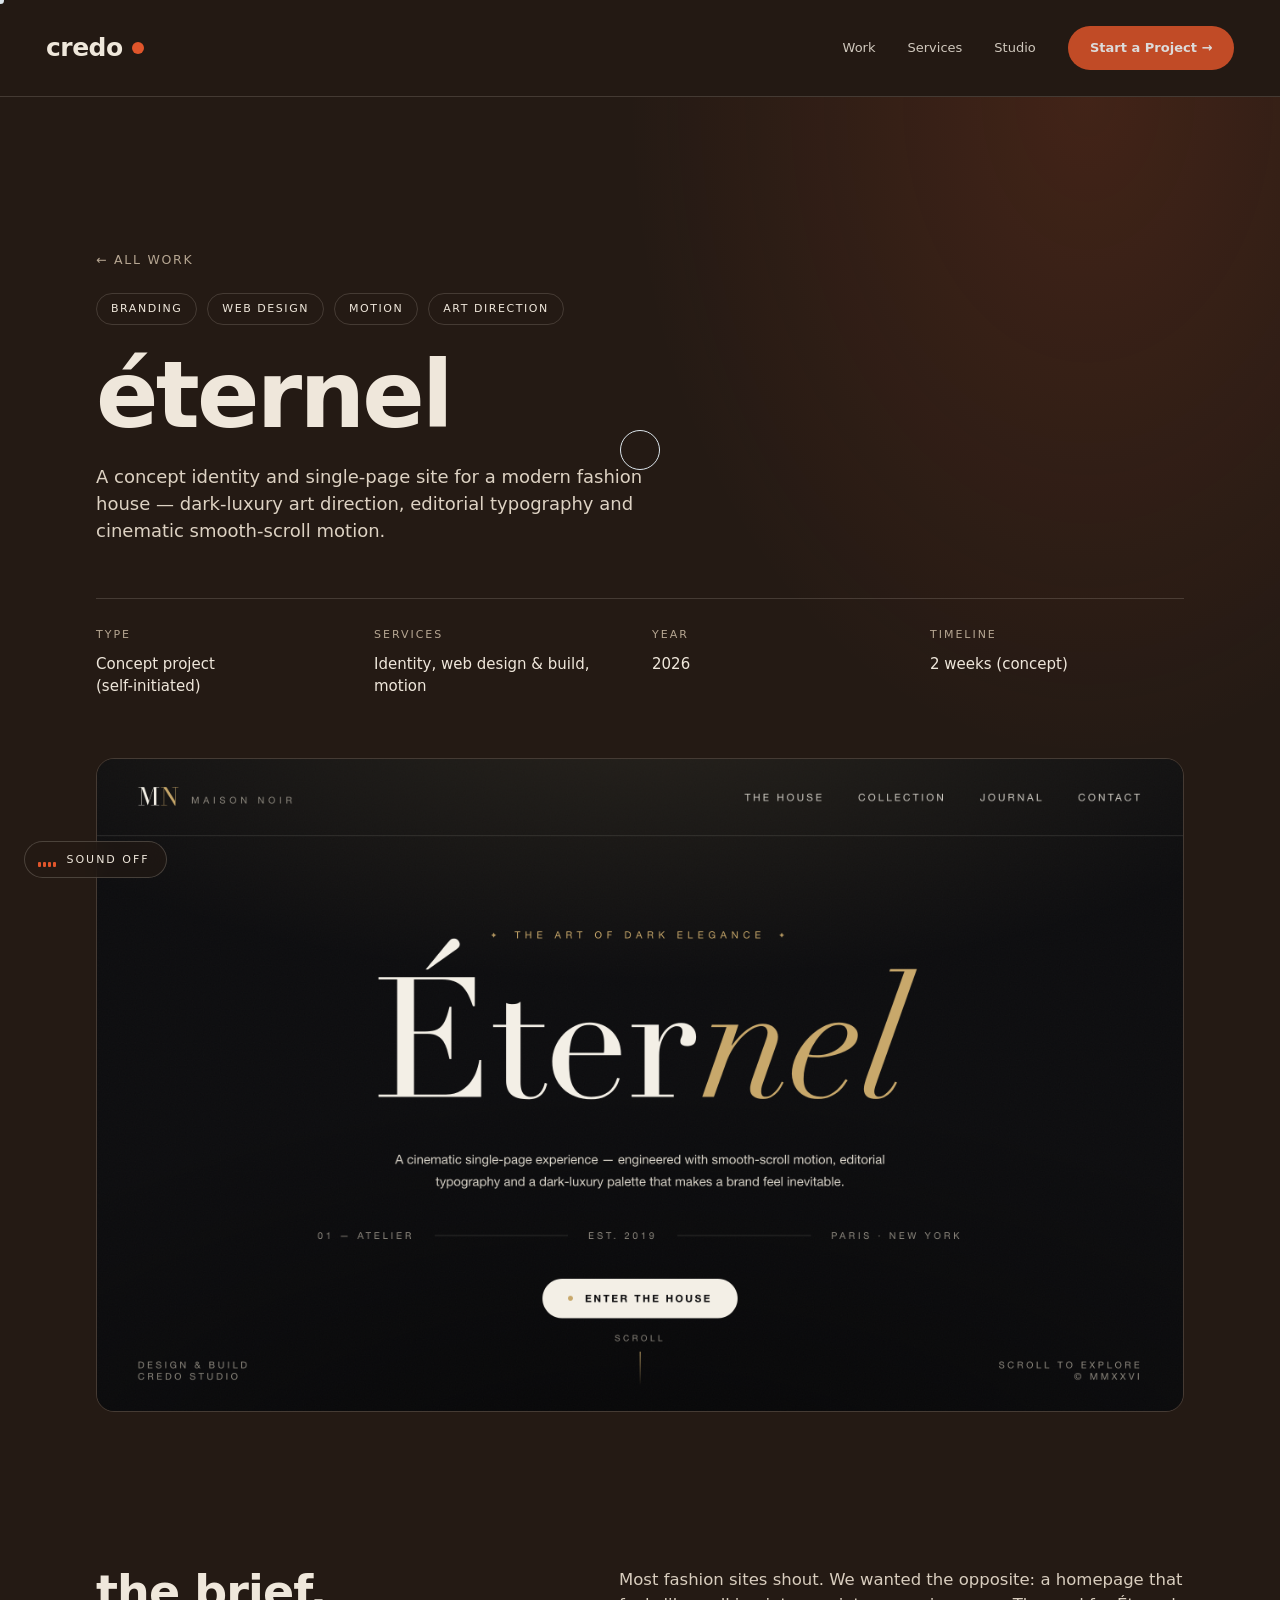
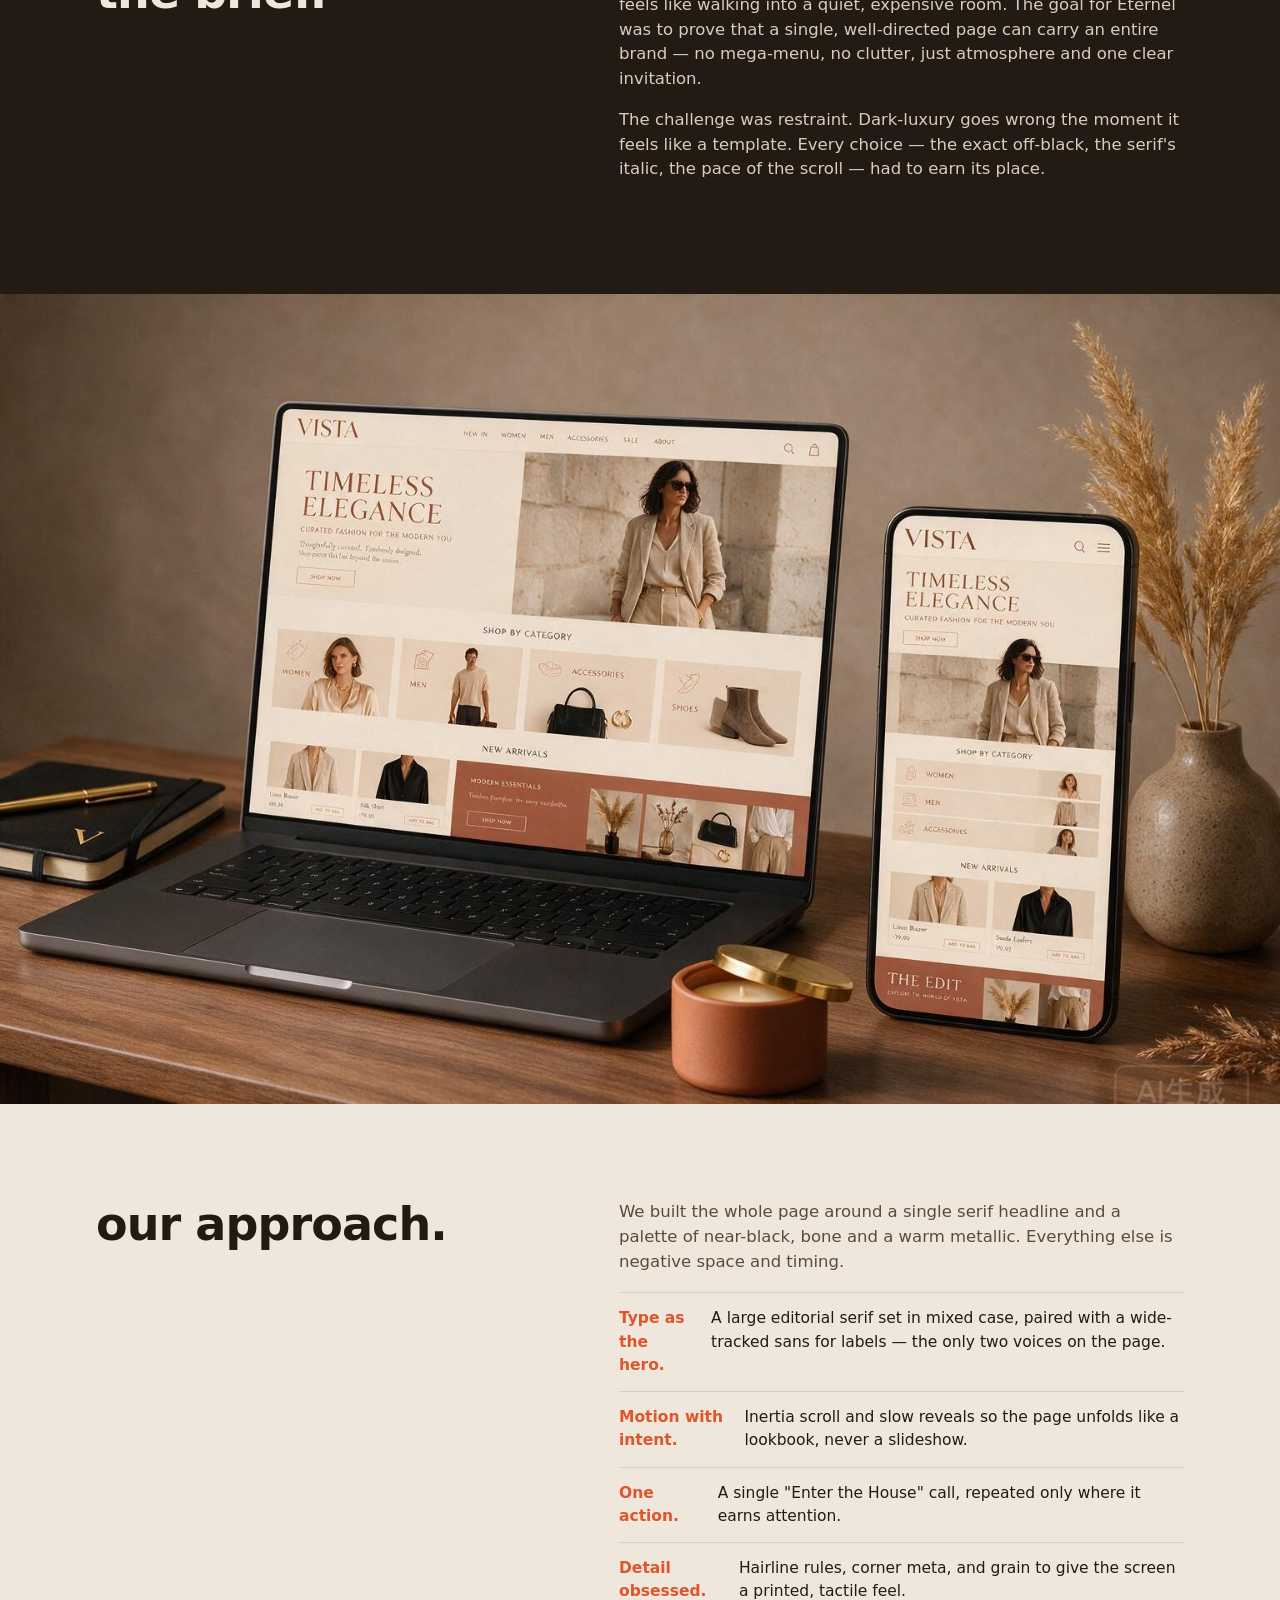
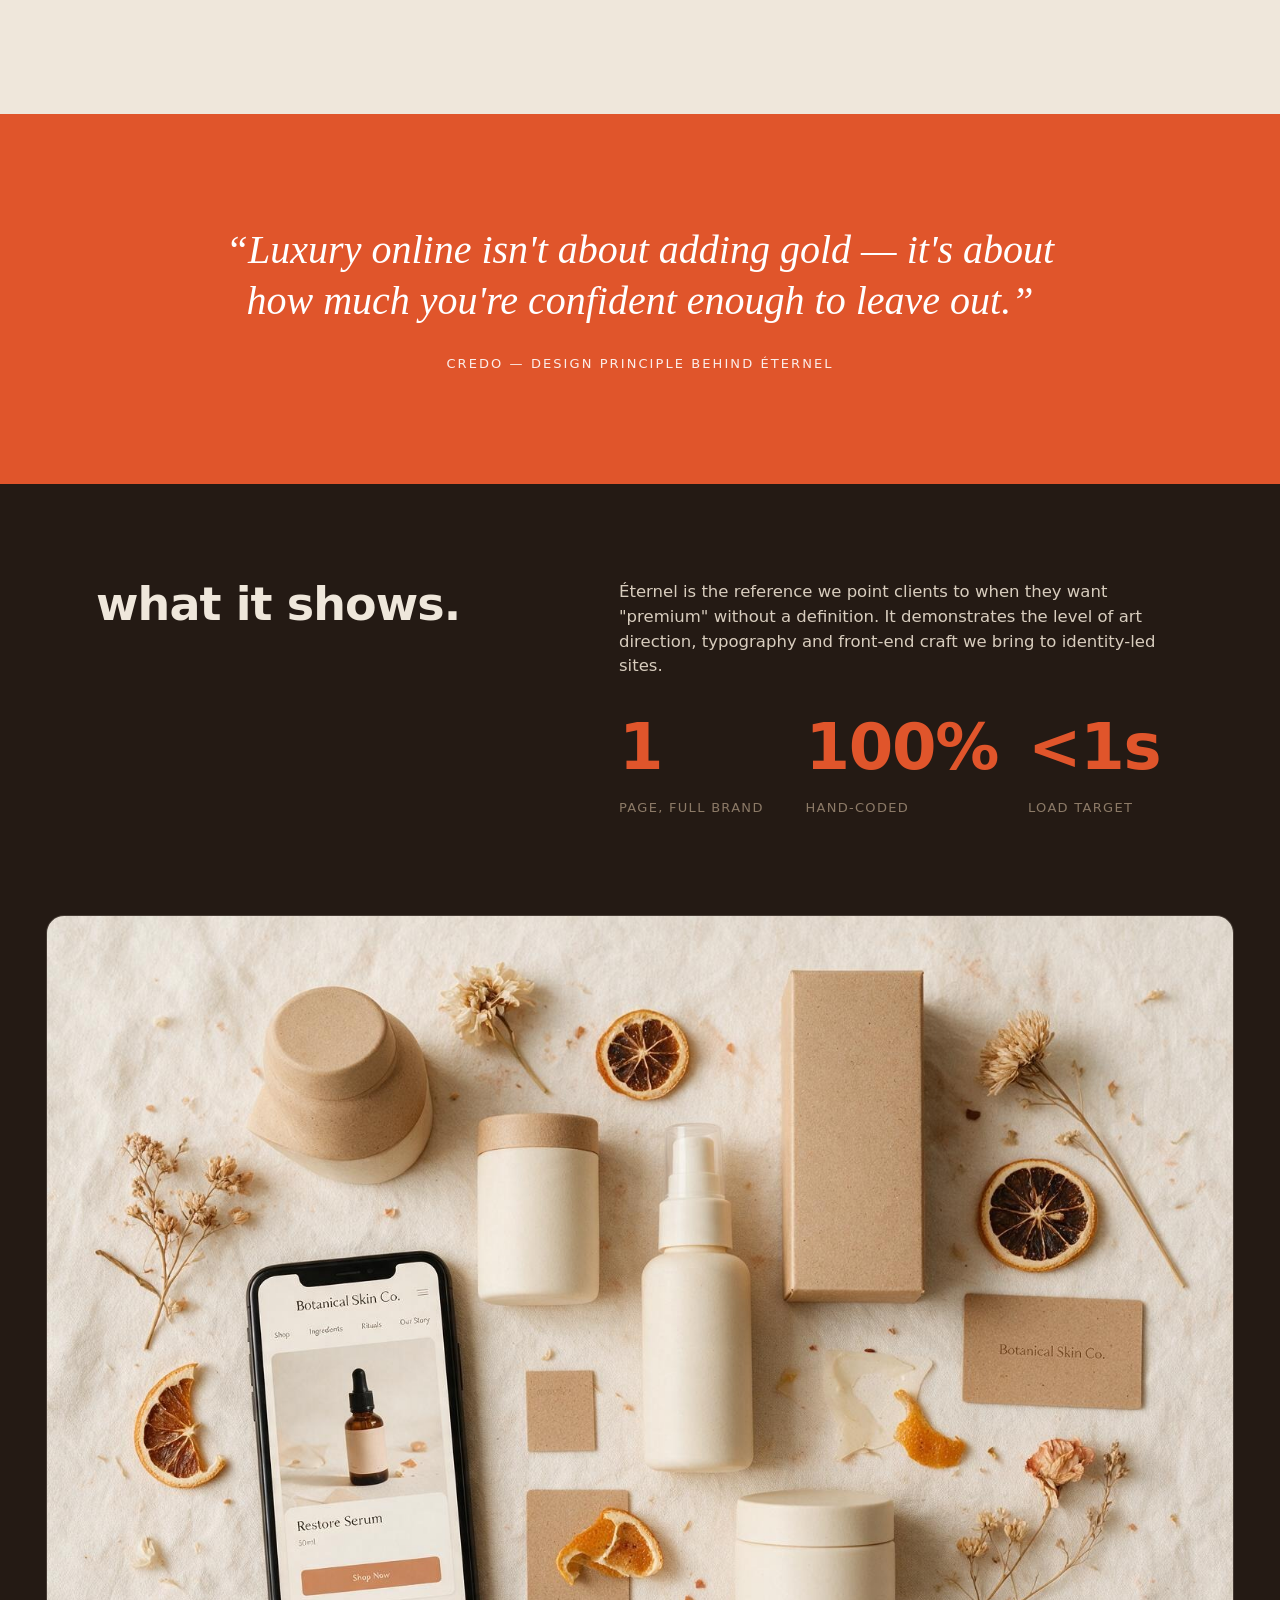
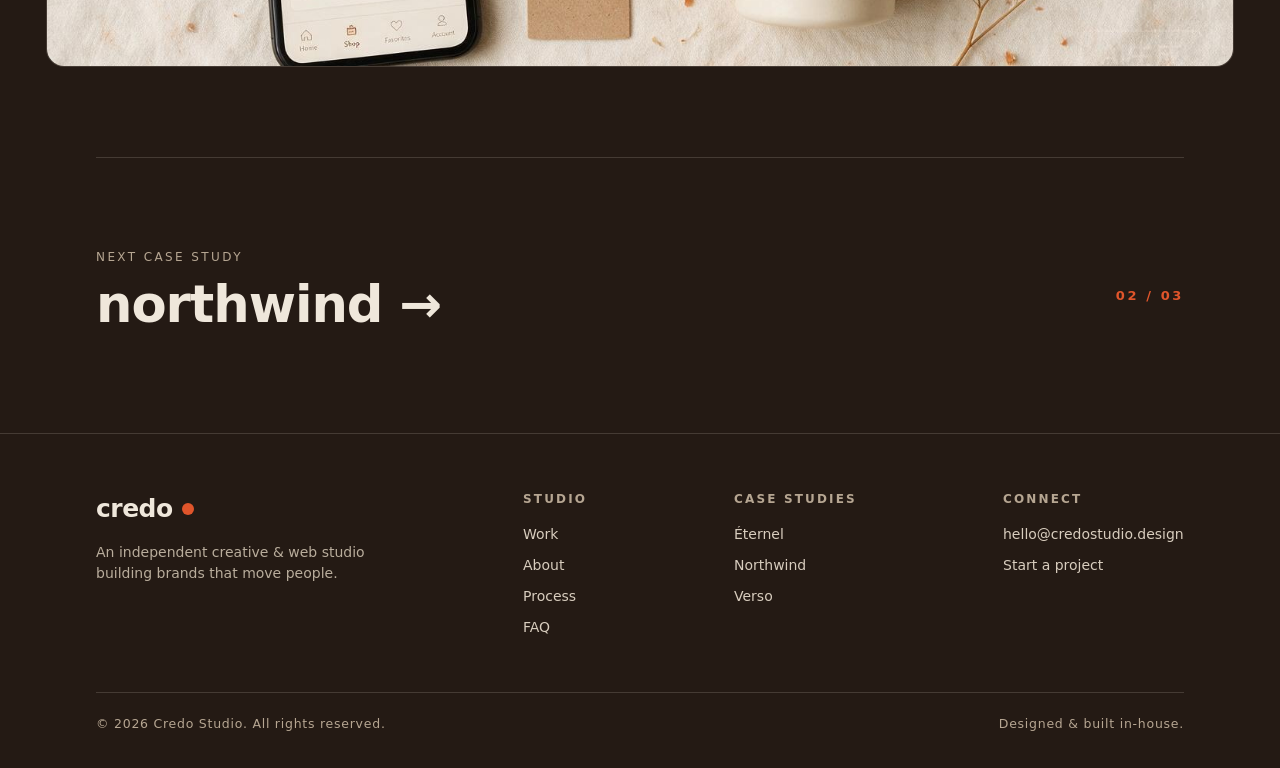
<file: work/eternel.html>
<!doctype html>
<html lang="en">
<head>
<meta charset="utf-8">
<meta name="viewport" content="width=device-width, initial-scale=1">
<title>Éternel — Case Study · Credo Studio</title>
<meta name="description" content="Éternel — a concept identity and single-page site for a modern fashion house. Dark-luxury art direction, editorial type and smooth-scroll motion by Credo.">
<script>document.documentElement.classList.add('js')</script>
<link rel="stylesheet" href="../credo.css">
</head>
<body>

  <nav class="bar solid">
    <a href="../credo_studio_site.html" class="logo">credo<span class="d"></span></a>
    <div class="navlinks">
      <a href="../credo_studio_site.html#work">Work</a><a href="../credo_studio_site.html#services">Services</a>
      <a href="../credo_studio_site.html#studio">Studio</a><a class="btn magnetic" href="../credo_studio_site.html#contact">Start a Project →</a>
    </div>
  </nav>

  <header class="cs-hero">
    <div class="wrap">
      <a class="backlink" href="../credo_studio_site.html#work">← All work</a>
      <div class="tagrow"><span>Branding</span><span>Web Design</span><span>Motion</span><span>Art Direction</span></div>
      <h1 class="cs-title">Éternel</h1>
      <p class="cs-sub">A concept identity and single-page site for a modern fashion house — dark-luxury art direction, editorial typography and cinematic smooth-scroll motion.</p>
      <div class="cs-meta">
        <div><div class="k">Type</div><div class="v">Concept project<br>(self-initiated)</div></div>
        <div><div class="k">Services</div><div class="v">Identity, web design &amp; build, motion</div></div>
        <div><div class="k">Year</div><div class="v">2026</div></div>
        <div><div class="k">Timeline</div><div class="v">2 weeks (concept)</div></div>
      </div>
      <div class="cs-cover"><img src="../credo_assets/work_eternel.png" alt="Éternel homepage"></div>
    </div>
  </header>

  <section class="cs-block">
    <div class="wrap">
      <div class="cs-two">
        <h2 data-reveal>the brief.</h2>
        <div data-reveal>
          <p class="lead-p">Most fashion sites shout. We wanted the opposite: a homepage that feels like walking into a quiet, expensive room. The goal for Éternel was to prove that a single, well-directed page can carry an entire brand — no mega-menu, no clutter, just atmosphere and one clear invitation.</p>
          <p class="lead-p">The challenge was restraint. Dark-luxury goes wrong the moment it feels like a template. Every choice — the exact off-black, the serif's italic, the pace of the scroll — had to earn its place.</p>
        </div>
      </div>
    </div>
  </section>

  <section class="cs-shot"><img src="../credo_assets/work_fashion.jpg" alt="Éternel art direction"></section>

  <section class="cs-block light">
    <div class="wrap">
      <div class="cs-two">
        <h2 data-reveal>our approach.</h2>
        <div data-reveal>
          <p>We built the whole page around a single serif headline and a palette of near-black, bone and a warm metallic. Everything else is negative space and timing.</p>
          <ul class="cs-list">
            <li><b>Type as the hero.</b> A large editorial serif set in mixed case, paired with a wide-tracked sans for labels — the only two voices on the page.</li>
            <li><b>Motion with intent.</b> Inertia scroll and slow reveals so the page unfolds like a lookbook, never a slideshow.</li>
            <li><b>One action.</b> A single "Enter the House" call, repeated only where it earns attention.</li>
            <li><b>Detail obsessed.</b> Hairline rules, corner meta, and grain to give the screen a printed, tactile feel.</li>
          </ul>
        </div>
      </div>
    </div>
  </section>

  <section class="cs-quote">
    <div class="wrap">
      <blockquote>“Luxury online isn't about adding gold — it's about how much you're confident enough to leave out.”</blockquote>
      <div class="who">Credo — design principle behind Éternel</div>
    </div>
  </section>

  <section class="cs-block">
    <div class="wrap">
      <div class="cs-two">
        <h2 data-reveal>what it shows.</h2>
        <div data-reveal>
          <p class="lead-p">Éternel is the reference we point clients to when they want "premium" without a definition. It demonstrates the level of art direction, typography and front-end craft we bring to identity-led sites.</p>
          <div class="cs-stats">
            <div><b>1</b><span>Page, full brand</span></div>
            <div><b>100%</b><span>Hand-coded</span></div>
            <div><b>&lt;1s</b><span>Load target</span></div>
          </div>
        </div>
      </div>
    </div>
  </section>

  <section class="cs-shot round" style="margin:0 46px 90px"><img src="../credo_assets/work_skincare.jpg" alt="Éternel detail"></section>

  <div class="wrap">
    <a class="cs-next" href="northwind.html">
      <div><div class="lab">Next case study</div><div class="nm">Northwind →</div></div>
      <span class="num">02 / 03</span>
    </a>
  </div>

  <footer>
    <div class="wrap">
      <div class="fgrid">
        <div style="max-width:280px">
          <a href="../credo_studio_site.html#top" class="logo" style="margin-bottom:14px">credo<span class="d"></span></a>
          <p style="color:#b9ad9c;font-size:14px">An independent creative &amp; web studio building brands that move people.</p>
        </div>
        <div class="fcol"><h4>Studio</h4><a href="../credo_studio_site.html#work">Work</a><a href="../credo_studio_site.html#studio">About</a><a href="../credo_studio_site.html#process">Process</a><a href="../credo_studio_site.html#faq">FAQ</a></div>
        <div class="fcol"><h4>Case studies</h4><a href="eternel.html">Éternel</a><a href="northwind.html">Northwind</a><a href="verso.html">Verso</a></div>
        <div class="fcol"><h4>Connect</h4><a href="mailto:hello@credostudio.design">hello@credostudio.design</a><a href="../credo_studio_site.html#contact">Start a project</a></div>
      </div>
      <div class="fbottom"><span>© 2026 Credo Studio. All rights reserved.</span><span>Designed &amp; built in-house.</span></div>
    </div>
  </footer>

  <button class="soundtoggle" id="soundToggle" aria-label="Toggle ambient sound">
    <span class="eq"><i></i><i></i><i></i><i></i></span><span class="lbl"></span>
  </button>
  <div class="cur-ring"></div><div class="cur-dot"></div>

  <script src="../vendor/lenis.min.js"></script>
  <script src="../credo_app.js"></script>
</body>
</html>
</file>
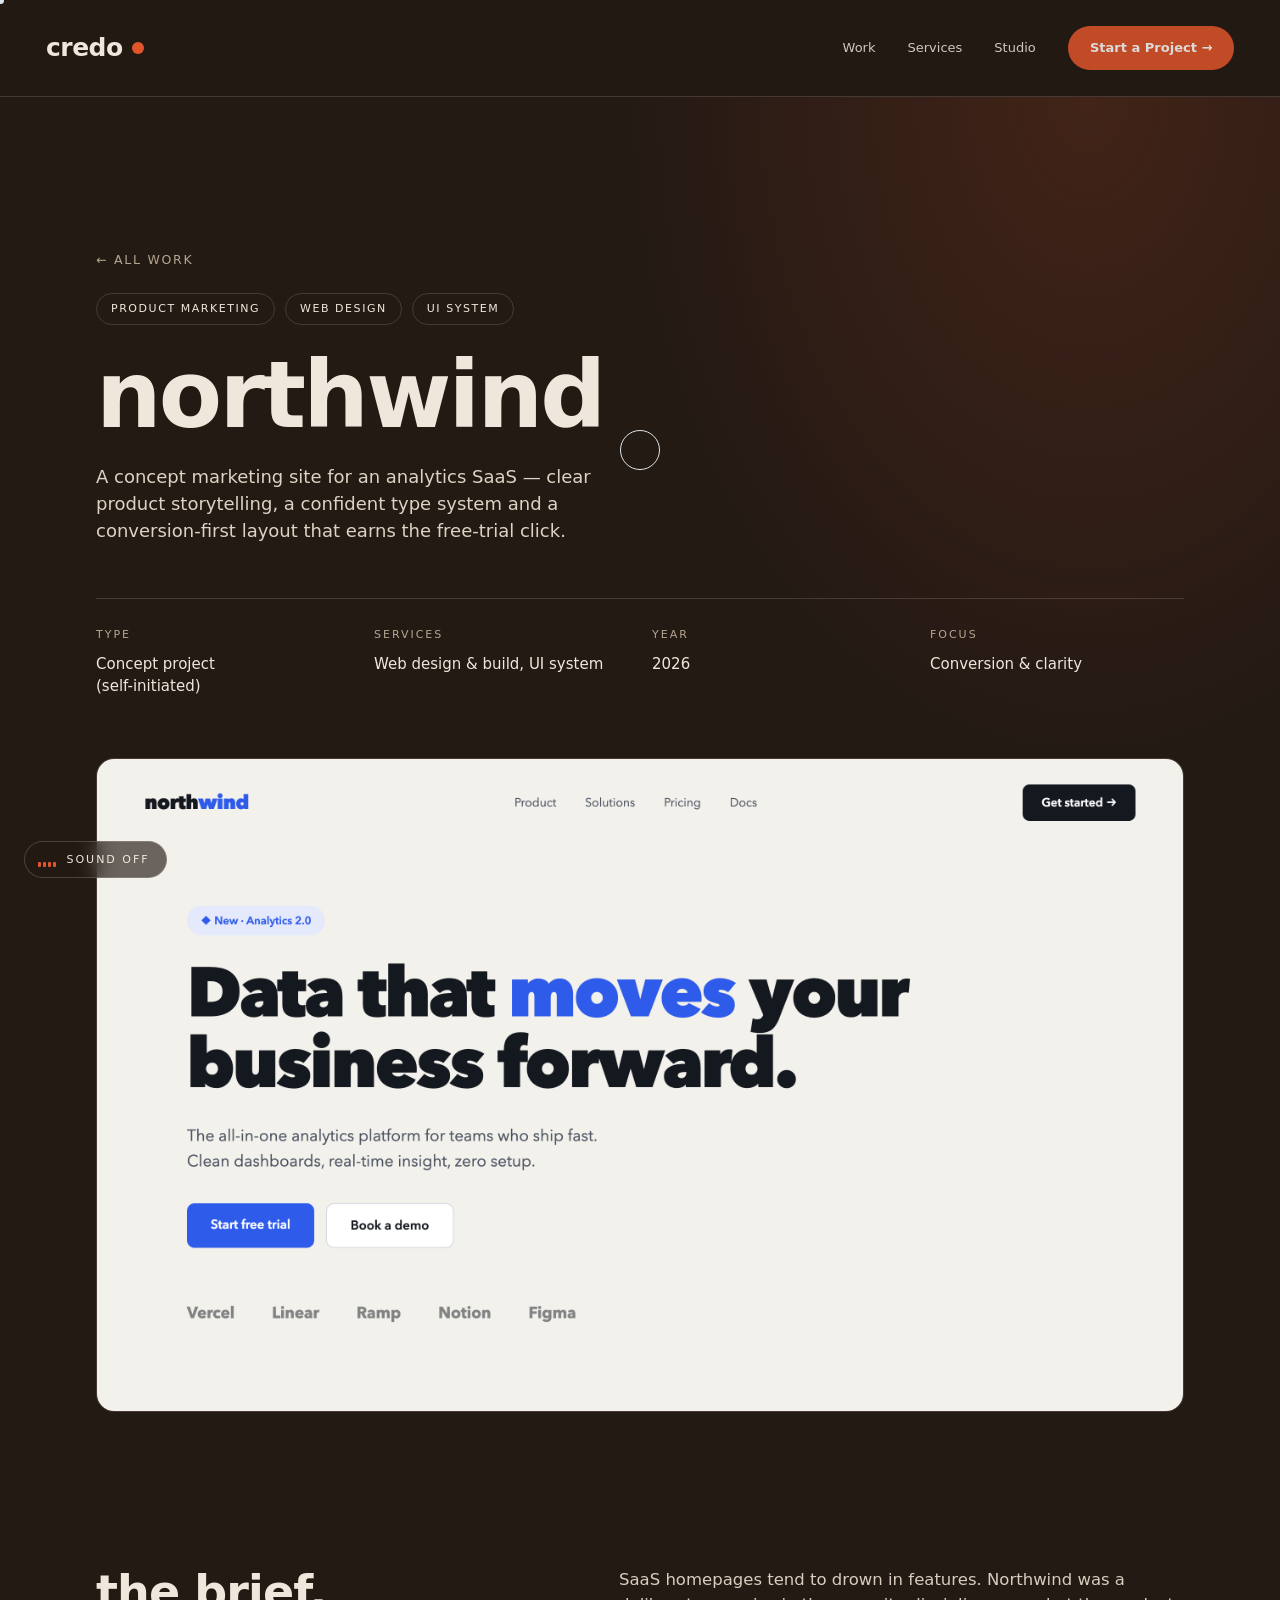
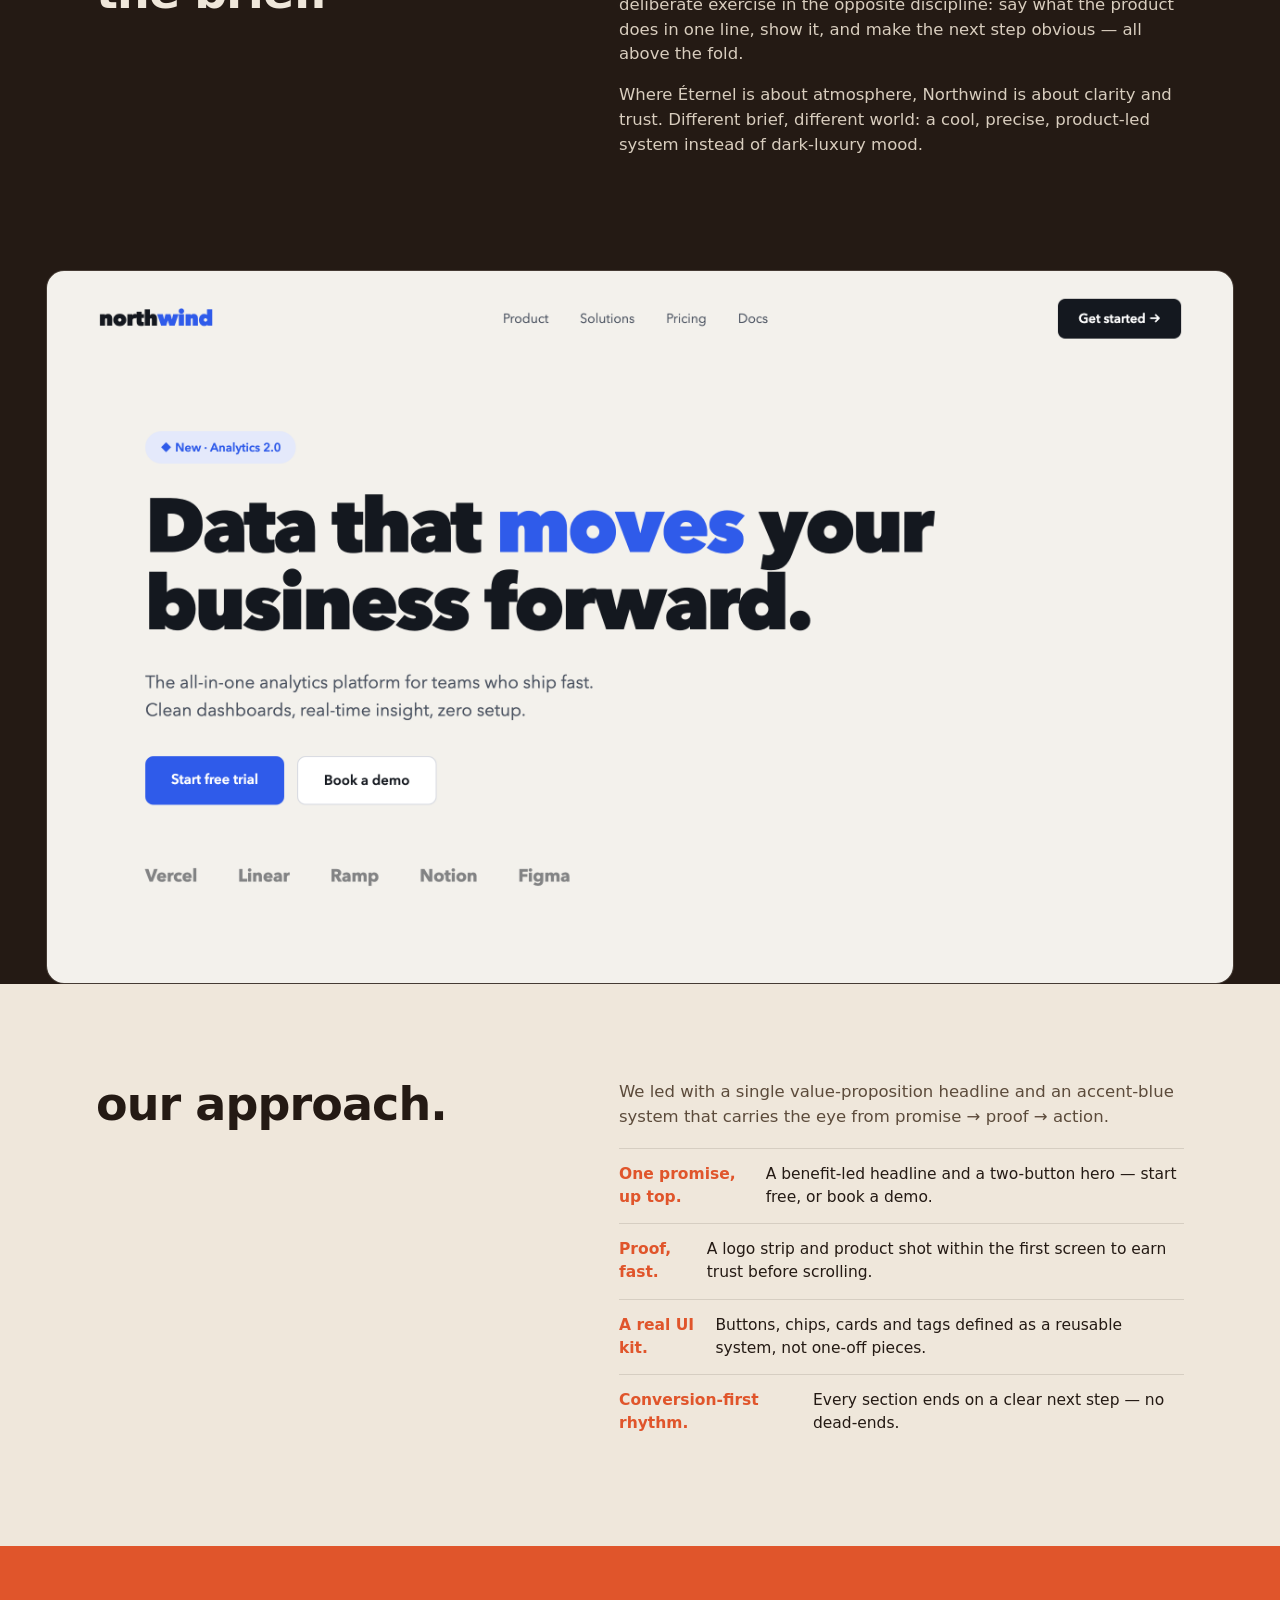
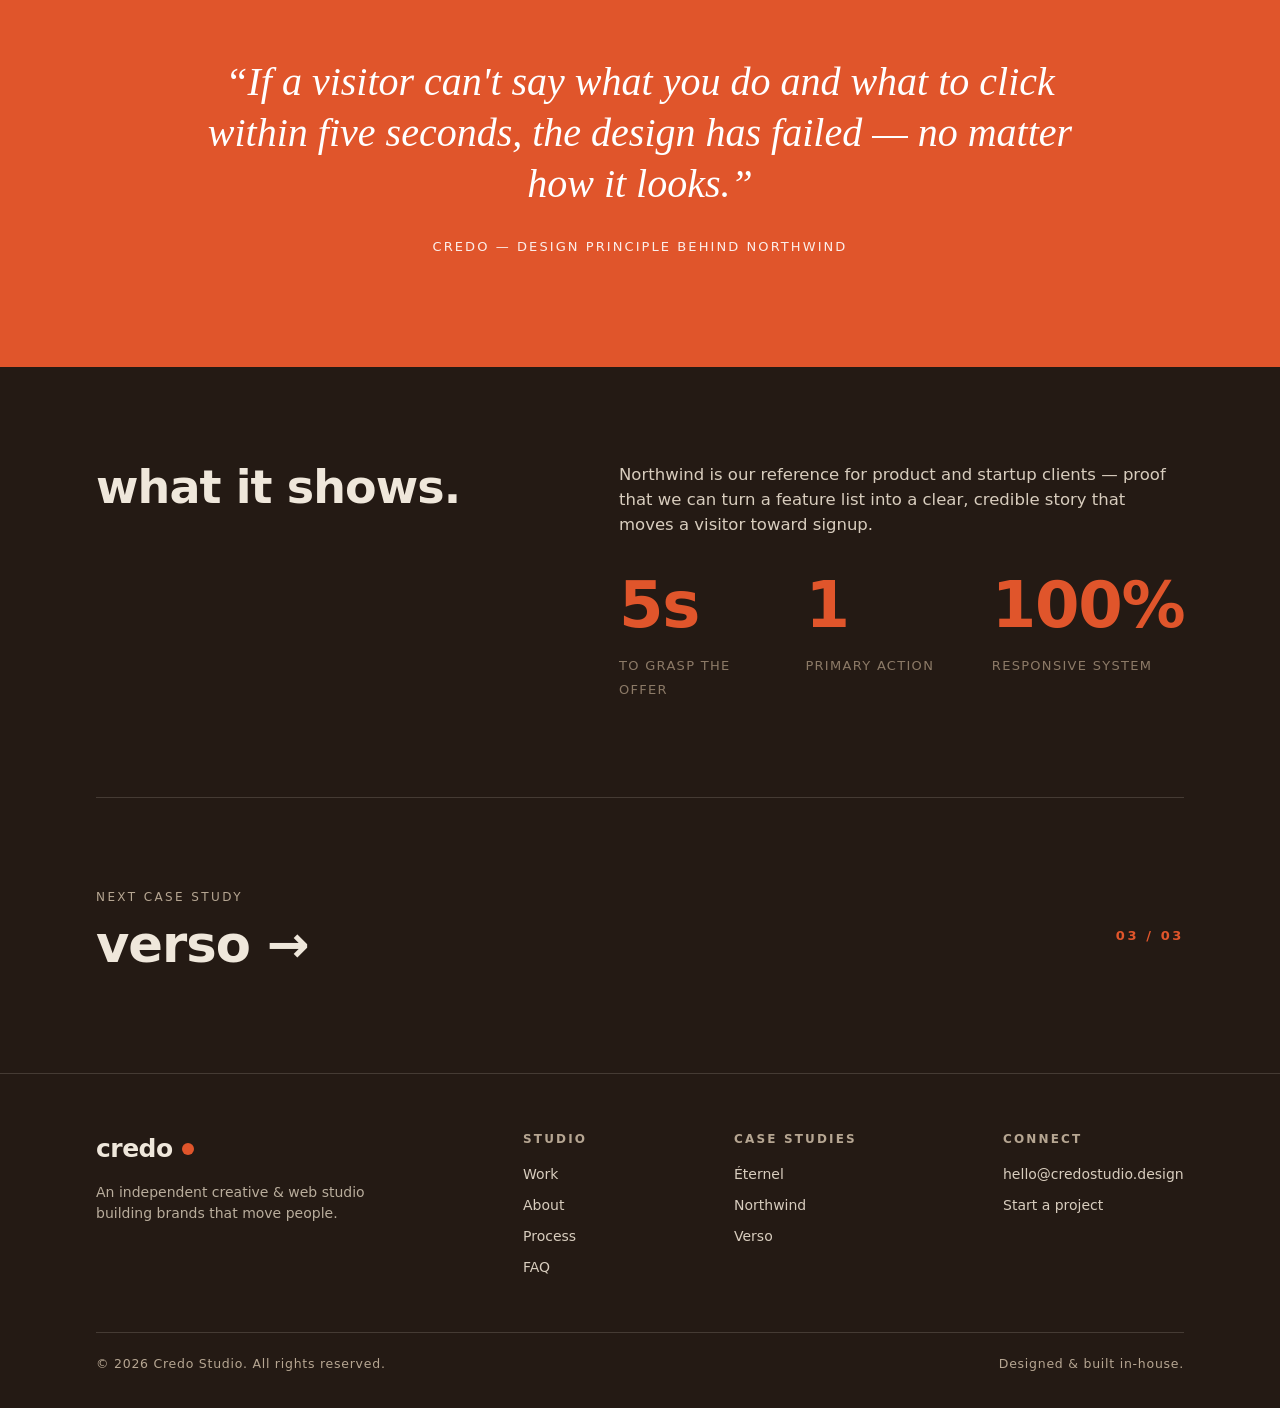
<file: work/northwind.html>
<!doctype html>
<html lang="en">
<head>
<meta charset="utf-8">
<meta name="viewport" content="width=device-width, initial-scale=1">
<title>Northwind — Case Study · Credo Studio</title>
<meta name="description" content="Northwind — a concept marketing site for an analytics SaaS. Clear product storytelling, a confident type system and a conversion-first layout by Credo.">
<script>document.documentElement.classList.add('js')</script>
<link rel="stylesheet" href="../credo.css">
</head>
<body>

  <nav class="bar solid">
    <a href="../credo_studio_site.html" class="logo">credo<span class="d"></span></a>
    <div class="navlinks">
      <a href="../credo_studio_site.html#work">Work</a><a href="../credo_studio_site.html#services">Services</a>
      <a href="../credo_studio_site.html#studio">Studio</a><a class="btn magnetic" href="../credo_studio_site.html#contact">Start a Project →</a>
    </div>
  </nav>

  <header class="cs-hero">
    <div class="wrap">
      <a class="backlink" href="../credo_studio_site.html#work">← All work</a>
      <div class="tagrow"><span>Product Marketing</span><span>Web Design</span><span>UI System</span></div>
      <h1 class="cs-title">Northwind</h1>
      <p class="cs-sub">A concept marketing site for an analytics SaaS — clear product storytelling, a confident type system and a conversion-first layout that earns the free-trial click.</p>
      <div class="cs-meta">
        <div><div class="k">Type</div><div class="v">Concept project<br>(self-initiated)</div></div>
        <div><div class="k">Services</div><div class="v">Web design &amp; build, UI system</div></div>
        <div><div class="k">Year</div><div class="v">2026</div></div>
        <div><div class="k">Focus</div><div class="v">Conversion &amp; clarity</div></div>
      </div>
      <div class="cs-cover"><img src="../credo_assets/site_northwind.png" alt="Northwind homepage"></div>
    </div>
  </header>

  <section class="cs-block">
    <div class="wrap">
      <div class="cs-two">
        <h2 data-reveal>the brief.</h2>
        <div data-reveal>
          <p class="lead-p">SaaS homepages tend to drown in features. Northwind was a deliberate exercise in the opposite discipline: say what the product does in one line, show it, and make the next step obvious — all above the fold.</p>
          <p class="lead-p">Where Éternel is about atmosphere, Northwind is about clarity and trust. Different brief, different world: a cool, precise, product-led system instead of dark-luxury mood.</p>
        </div>
      </div>
    </div>
  </section>

  <section class="cs-shot round" style="margin:0 46px 0"><img src="../credo_assets/site_northwind.png" alt="Northwind layout"></section>

  <section class="cs-block light">
    <div class="wrap">
      <div class="cs-two">
        <h2 data-reveal>our approach.</h2>
        <div data-reveal>
          <p>We led with a single value-proposition headline and an accent-blue system that carries the eye from promise → proof → action.</p>
          <ul class="cs-list">
            <li><b>One promise, up top.</b> A benefit-led headline and a two-button hero — start free, or book a demo.</li>
            <li><b>Proof, fast.</b> A logo strip and product shot within the first screen to earn trust before scrolling.</li>
            <li><b>A real UI kit.</b> Buttons, chips, cards and tags defined as a reusable system, not one-off pieces.</li>
            <li><b>Conversion-first rhythm.</b> Every section ends on a clear next step — no dead-ends.</li>
          </ul>
        </div>
      </div>
    </div>
  </section>

  <section class="cs-quote">
    <div class="wrap">
      <blockquote>“If a visitor can't say what you do and what to click within five seconds, the design has failed — no matter how it looks.”</blockquote>
      <div class="who">Credo — design principle behind Northwind</div>
    </div>
  </section>

  <section class="cs-block">
    <div class="wrap">
      <div class="cs-two">
        <h2 data-reveal>what it shows.</h2>
        <div data-reveal>
          <p class="lead-p">Northwind is our reference for product and startup clients — proof that we can turn a feature list into a clear, credible story that moves a visitor toward signup.</p>
          <div class="cs-stats">
            <div><b>5s</b><span>To grasp the offer</span></div>
            <div><b>1</b><span>Primary action</span></div>
            <div><b>100%</b><span>Responsive system</span></div>
          </div>
        </div>
      </div>
    </div>
  </section>

  <div class="wrap">
    <a class="cs-next" href="verso.html">
      <div><div class="lab">Next case study</div><div class="nm">Verso →</div></div>
      <span class="num">03 / 03</span>
    </a>
  </div>

  <footer>
    <div class="wrap">
      <div class="fgrid">
        <div style="max-width:280px">
          <a href="../credo_studio_site.html#top" class="logo" style="margin-bottom:14px">credo<span class="d"></span></a>
          <p style="color:#b9ad9c;font-size:14px">An independent creative &amp; web studio building brands that move people.</p>
        </div>
        <div class="fcol"><h4>Studio</h4><a href="../credo_studio_site.html#work">Work</a><a href="../credo_studio_site.html#studio">About</a><a href="../credo_studio_site.html#process">Process</a><a href="../credo_studio_site.html#faq">FAQ</a></div>
        <div class="fcol"><h4>Case studies</h4><a href="eternel.html">Éternel</a><a href="northwind.html">Northwind</a><a href="verso.html">Verso</a></div>
        <div class="fcol"><h4>Connect</h4><a href="mailto:hello@credostudio.design">hello@credostudio.design</a><a href="../credo_studio_site.html#contact">Start a project</a></div>
      </div>
      <div class="fbottom"><span>© 2026 Credo Studio. All rights reserved.</span><span>Designed &amp; built in-house.</span></div>
    </div>
  </footer>

  <button class="soundtoggle" id="soundToggle" aria-label="Toggle ambient sound">
    <span class="eq"><i></i><i></i><i></i><i></i></span><span class="lbl"></span>
  </button>
  <div class="cur-ring"></div><div class="cur-dot"></div>

  <script src="../vendor/lenis.min.js"></script>
  <script src="../credo_app.js"></script>
</body>
</html>
</file>
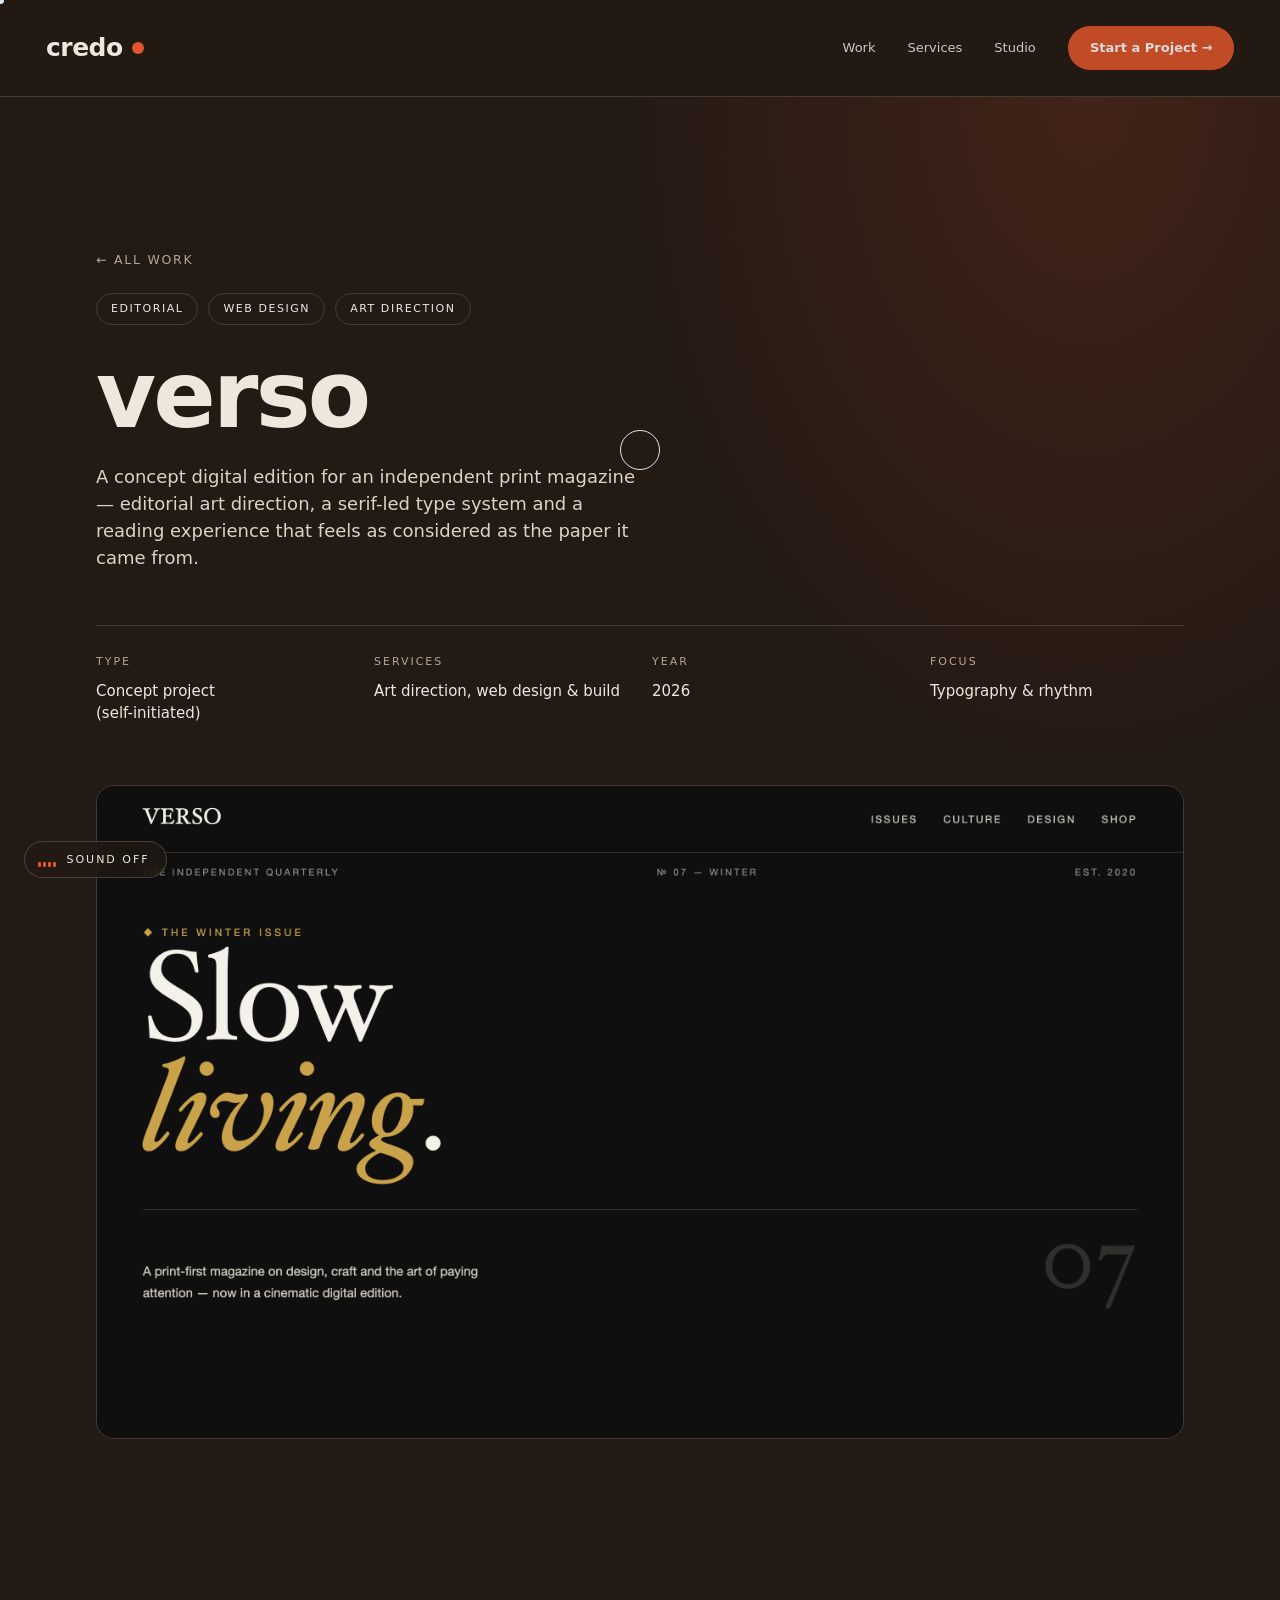
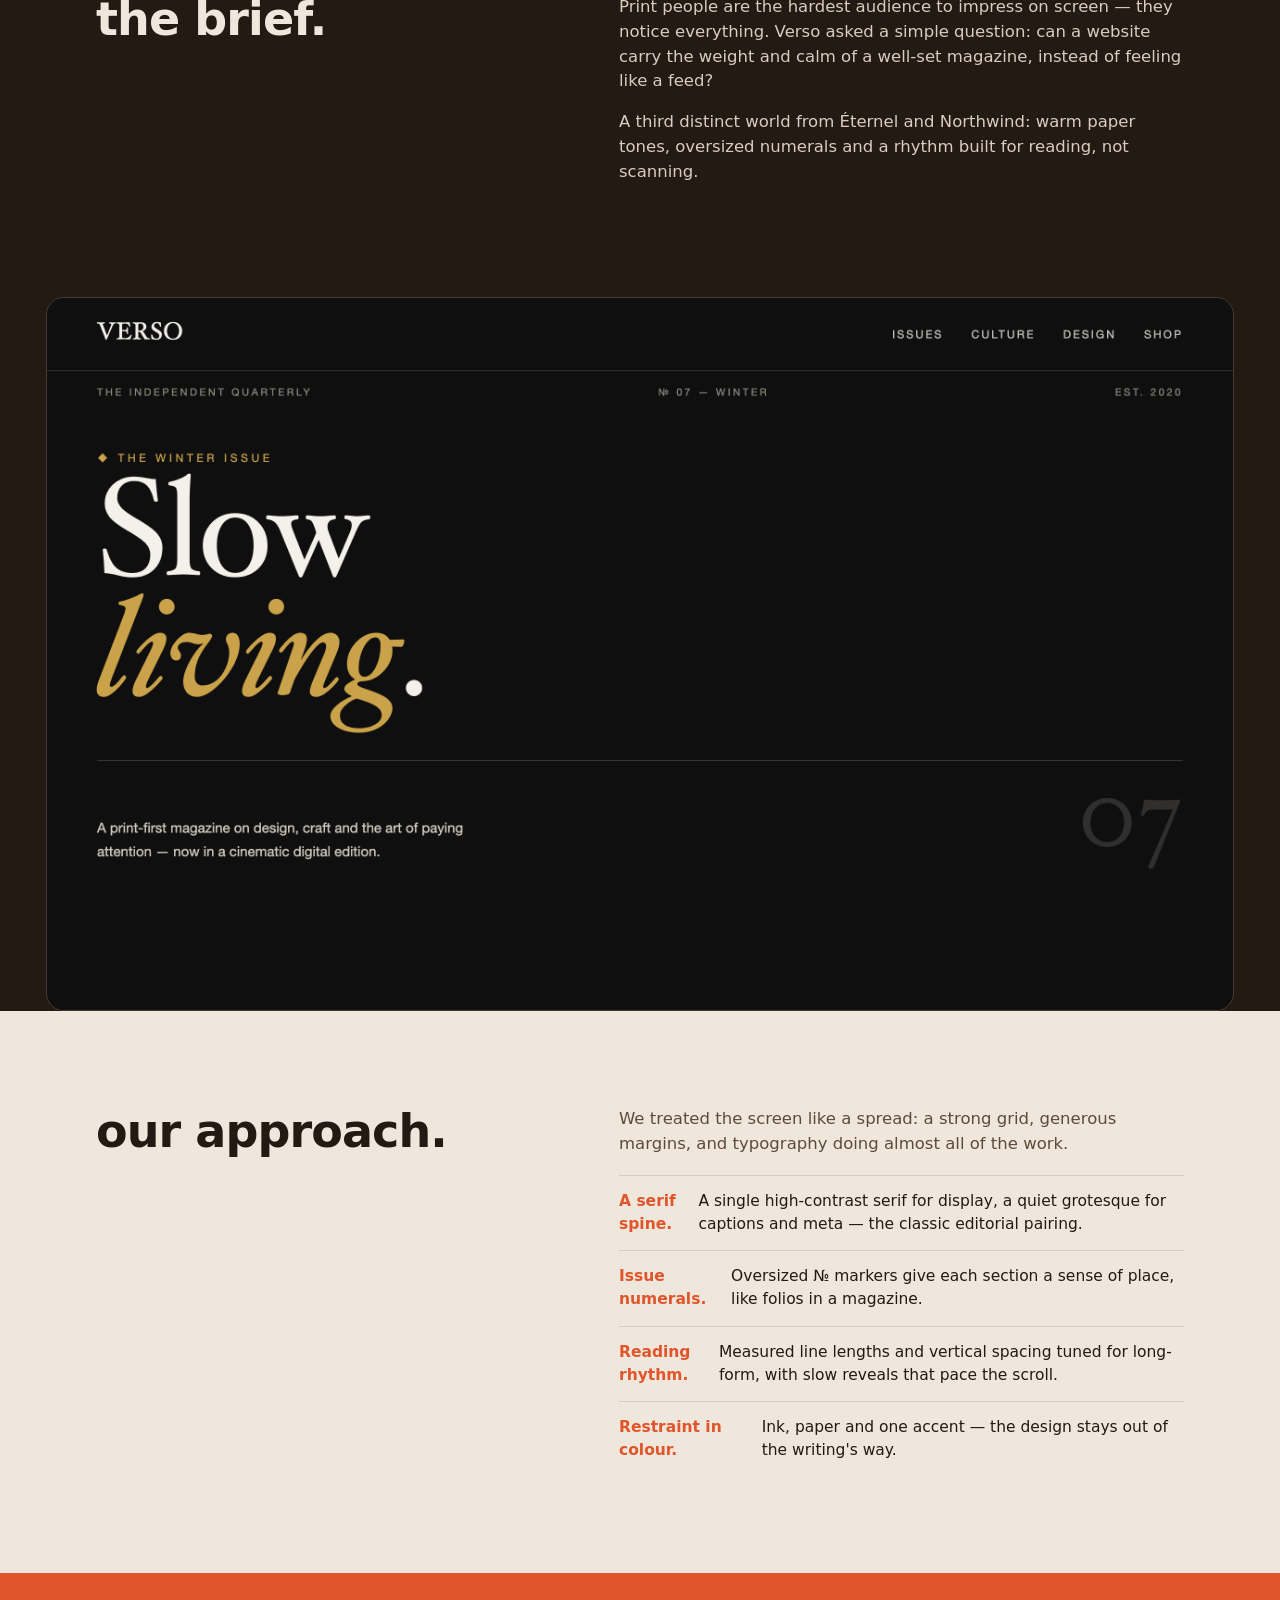
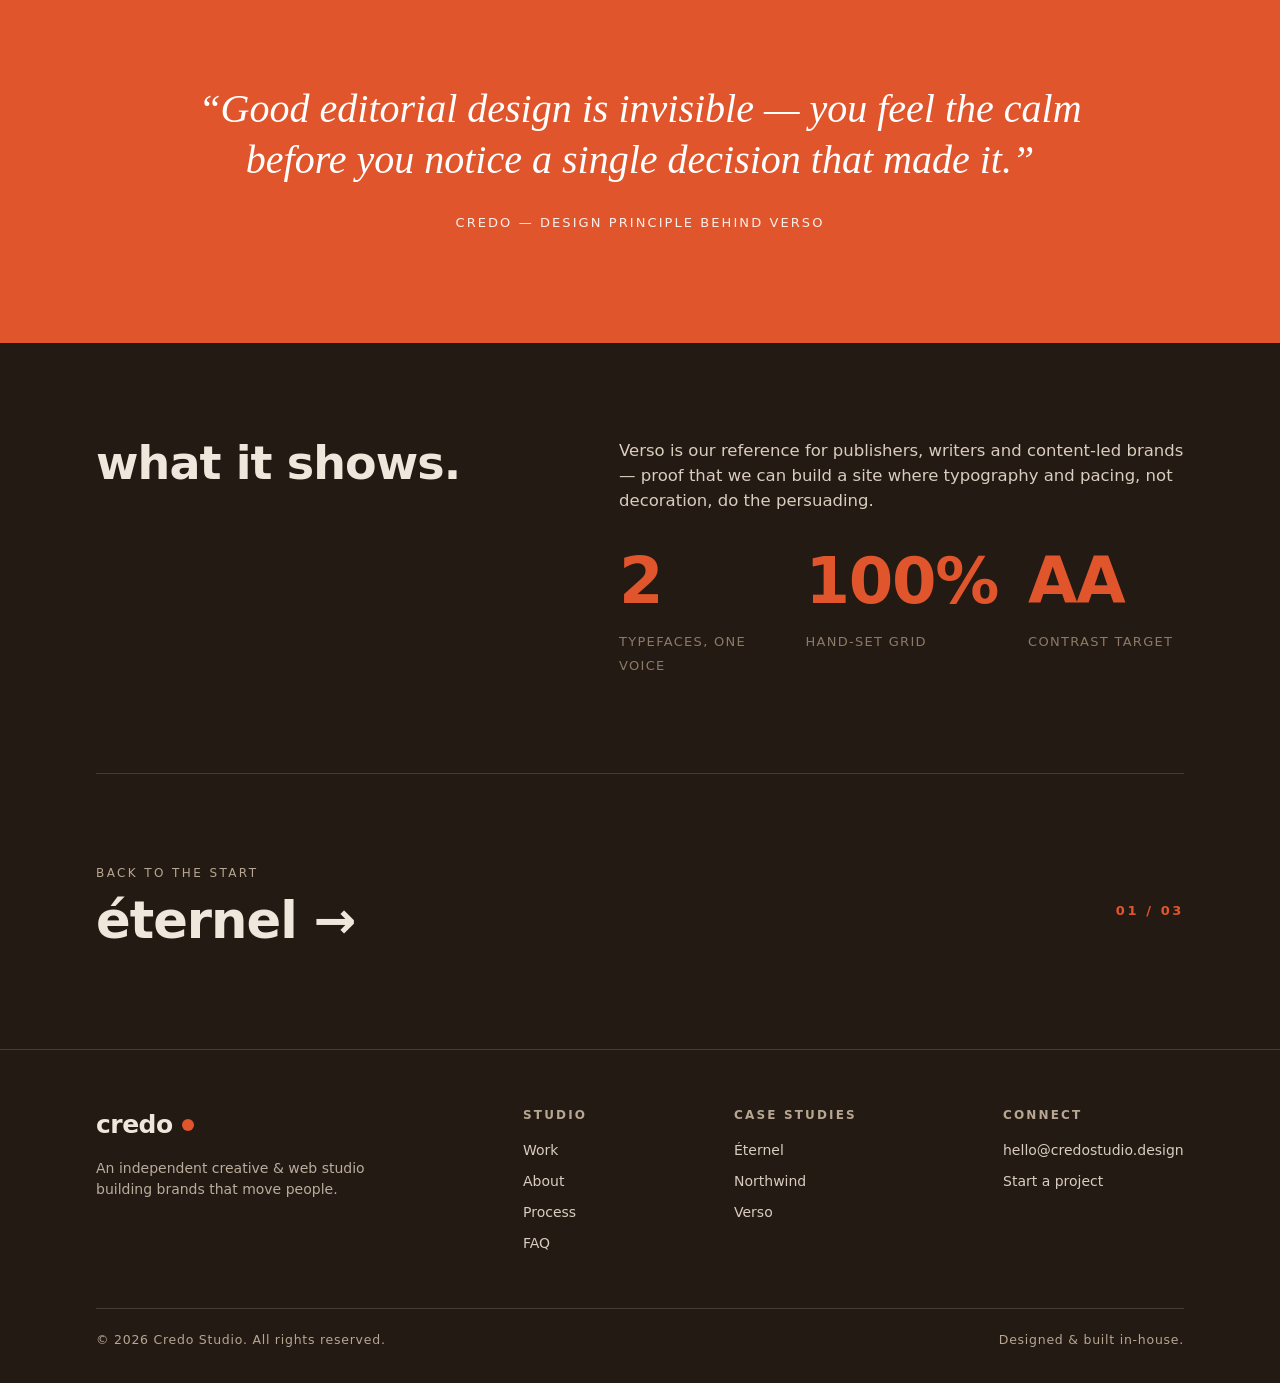
<file: work/verso.html>
<!doctype html>
<html lang="en">
<head>
<meta charset="utf-8">
<meta name="viewport" content="width=device-width, initial-scale=1">
<title>Verso — Case Study · Credo Studio</title>
<meta name="description" content="Verso — a concept digital edition for an independent print magazine. Editorial art direction, a serif-led type system and a cinematic reading experience by Credo.">
<script>document.documentElement.classList.add('js')</script>
<link rel="stylesheet" href="../credo.css">
</head>
<body>

  <nav class="bar solid">
    <a href="../credo_studio_site.html" class="logo">credo<span class="d"></span></a>
    <div class="navlinks">
      <a href="../credo_studio_site.html#work">Work</a><a href="../credo_studio_site.html#services">Services</a>
      <a href="../credo_studio_site.html#studio">Studio</a><a class="btn magnetic" href="../credo_studio_site.html#contact">Start a Project →</a>
    </div>
  </nav>

  <header class="cs-hero">
    <div class="wrap">
      <a class="backlink" href="../credo_studio_site.html#work">← All work</a>
      <div class="tagrow"><span>Editorial</span><span>Web Design</span><span>Art Direction</span></div>
      <h1 class="cs-title">Verso</h1>
      <p class="cs-sub">A concept digital edition for an independent print magazine — editorial art direction, a serif-led type system and a reading experience that feels as considered as the paper it came from.</p>
      <div class="cs-meta">
        <div><div class="k">Type</div><div class="v">Concept project<br>(self-initiated)</div></div>
        <div><div class="k">Services</div><div class="v">Art direction, web design &amp; build</div></div>
        <div><div class="k">Year</div><div class="v">2026</div></div>
        <div><div class="k">Focus</div><div class="v">Typography &amp; rhythm</div></div>
      </div>
      <div class="cs-cover"><img src="../credo_assets/site_verso.png" alt="Verso homepage"></div>
    </div>
  </header>

  <section class="cs-block">
    <div class="wrap">
      <div class="cs-two">
        <h2 data-reveal>the brief.</h2>
        <div data-reveal>
          <p class="lead-p">Print people are the hardest audience to impress on screen — they notice everything. Verso asked a simple question: can a website carry the weight and calm of a well-set magazine, instead of feeling like a feed?</p>
          <p class="lead-p">A third distinct world from Éternel and Northwind: warm paper tones, oversized numerals and a rhythm built for reading, not scanning.</p>
        </div>
      </div>
    </div>
  </section>

  <section class="cs-shot round" style="margin:0 46px 0"><img src="../credo_assets/site_verso.png" alt="Verso layout"></section>

  <section class="cs-block light">
    <div class="wrap">
      <div class="cs-two">
        <h2 data-reveal>our approach.</h2>
        <div data-reveal>
          <p>We treated the screen like a spread: a strong grid, generous margins, and typography doing almost all of the work.</p>
          <ul class="cs-list">
            <li><b>A serif spine.</b> A single high-contrast serif for display, a quiet grotesque for captions and meta — the classic editorial pairing.</li>
            <li><b>Issue numerals.</b> Oversized № markers give each section a sense of place, like folios in a magazine.</li>
            <li><b>Reading rhythm.</b> Measured line lengths and vertical spacing tuned for long-form, with slow reveals that pace the scroll.</li>
            <li><b>Restraint in colour.</b> Ink, paper and one accent — the design stays out of the writing's way.</li>
          </ul>
        </div>
      </div>
    </div>
  </section>

  <section class="cs-quote">
    <div class="wrap">
      <blockquote>“Good editorial design is invisible — you feel the calm before you notice a single decision that made it.”</blockquote>
      <div class="who">Credo — design principle behind Verso</div>
    </div>
  </section>

  <section class="cs-block">
    <div class="wrap">
      <div class="cs-two">
        <h2 data-reveal>what it shows.</h2>
        <div data-reveal>
          <p class="lead-p">Verso is our reference for publishers, writers and content-led brands — proof that we can build a site where typography and pacing, not decoration, do the persuading.</p>
          <div class="cs-stats">
            <div><b>2</b><span>Typefaces, one voice</span></div>
            <div><b>100%</b><span>Hand-set grid</span></div>
            <div><b>AA</b><span>Contrast target</span></div>
          </div>
        </div>
      </div>
    </div>
  </section>

  <div class="wrap">
    <a class="cs-next" href="eternel.html">
      <div><div class="lab">Back to the start</div><div class="nm">Éternel →</div></div>
      <span class="num">01 / 03</span>
    </a>
  </div>

  <footer>
    <div class="wrap">
      <div class="fgrid">
        <div style="max-width:280px">
          <a href="../credo_studio_site.html#top" class="logo" style="margin-bottom:14px">credo<span class="d"></span></a>
          <p style="color:#b9ad9c;font-size:14px">An independent creative &amp; web studio building brands that move people.</p>
        </div>
        <div class="fcol"><h4>Studio</h4><a href="../credo_studio_site.html#work">Work</a><a href="../credo_studio_site.html#studio">About</a><a href="../credo_studio_site.html#process">Process</a><a href="../credo_studio_site.html#faq">FAQ</a></div>
        <div class="fcol"><h4>Case studies</h4><a href="eternel.html">Éternel</a><a href="northwind.html">Northwind</a><a href="verso.html">Verso</a></div>
        <div class="fcol"><h4>Connect</h4><a href="mailto:hello@credostudio.design">hello@credostudio.design</a><a href="../credo_studio_site.html#contact">Start a project</a></div>
      </div>
      <div class="fbottom"><span>© 2026 Credo Studio. All rights reserved.</span><span>Designed &amp; built in-house.</span></div>
    </div>
  </footer>

  <button class="soundtoggle" id="soundToggle" aria-label="Toggle ambient sound">
    <span class="eq"><i></i><i></i><i></i><i></i></span><span class="lbl"></span>
  </button>
  <div class="cur-ring"></div><div class="cur-dot"></div>

  <script src="../vendor/lenis.min.js"></script>
  <script src="../credo_app.js"></script>
</body>
</html>
</file>
<file: credo.css>
/* ============================================================
   Credo Studio — shared stylesheet (all pages)
   ============================================================ */
:root{
  --brown:#241a14; --brown2:#2c2018; --cream:#efe7db; --cream2:#f6f1e8;
  --clay:#e0552b; --clay2:#f0794a; --muted:#b6a692; --inkmuted:#8c7a67;
  --line:rgba(239,231,219,.16); --linedark:rgba(36,26,20,.12);
  --geo:"Futura","Avenir Next","Century Gothic","Poppins",system-ui,Arial,sans-serif;
  --serif:"Hoefler Text","Baskerville",Georgia,serif;
}
*{margin:0;padding:0;box-sizing:border-box}
html:not(.js){scroll-behavior:smooth}
body{background:var(--brown); color:var(--cream); font-family:var(--geo);
  -webkit-font-smoothing:antialiased; overflow-x:hidden; line-height:1.5}
img{display:block; max-width:100%}
.wrap{max-width:1180px; margin:0 auto; padding:0 46px}
.clay{color:var(--clay)} .out{color:transparent;-webkit-text-stroke:1.6px currentColor}
a{color:inherit; text-decoration:none}
.eyebrow{display:inline-flex; align-items:center; gap:11px; font-size:12px; letter-spacing:.26em;
  text-transform:uppercase; color:var(--muted); margin-bottom:22px}
.eyebrow .sq{width:8px;height:8px;background:var(--clay);border-radius:2px}

/* ---------- NAV ---------- */
nav.bar{position:absolute; top:0; left:0; right:0; z-index:20; display:flex; align-items:center;
  justify-content:space-between; padding:26px 46px}
nav.bar.solid{position:sticky; background:rgba(36,26,20,.86); backdrop-filter:blur(12px);
  -webkit-backdrop-filter:blur(12px); border-bottom:1px solid var(--line)}
.logo{display:flex; align-items:center; gap:9px; font-weight:700; font-size:25px; letter-spacing:-.02em}
.logo .d{width:12px;height:12px;border-radius:50%;background:var(--clay)}
.navlinks{display:flex; align-items:center; gap:32px; font-size:13px}
.navlinks a{opacity:.85} .navlinks a:hover{opacity:1}
.btn{background:var(--clay); color:#fff; padding:12px 22px; border-radius:999px; font-size:13px; font-weight:600; cursor:pointer; border:none; font-family:inherit}
.btn:hover{background:var(--clay2)}
.btn.ghost{background:transparent; border:1px solid var(--line); color:var(--cream)}
.btn.big{padding:16px 34px; font-size:14px}

/* ---------- MARQUEE ---------- */
.strip{background:var(--clay); color:#fff; padding:16px 0; overflow:hidden; white-space:nowrap}
.strip .row{display:inline-flex; gap:44px; font-size:14px; letter-spacing:.14em; text-transform:uppercase; font-weight:600}
.strip span{opacity:.85}

/* ---------- SECTION SHELL ---------- */
section{position:relative}
.pad{padding:110px 0}
.sechead{display:flex; align-items:flex-end; justify-content:space-between; gap:30px; margin-bottom:52px}
.sechead h2{font-weight:700; letter-spacing:-.02em; line-height:1; font-size:clamp(34px,4.6vw,60px); text-transform:lowercase}
.sechead p{max-width:360px; color:var(--muted); font-size:15px}
.num{color:var(--clay); font-weight:700; font-size:13px; letter-spacing:.2em}

/* ---------- FOOTER ---------- */
footer{background:var(--brown); padding:56px 0 34px; border-top:1px solid var(--line)}
.fgrid{display:flex; align-items:flex-start; justify-content:space-between; gap:30px; flex-wrap:wrap}
.fcol h4{font-size:12px; letter-spacing:.18em; text-transform:uppercase; color:var(--muted); margin-bottom:16px}
.fcol a{display:block; font-size:14px; color:#d8cdbe; margin-bottom:10px}
.fcol a:hover{color:var(--clay)}
.fbottom{display:flex; align-items:center; justify-content:space-between; border-top:1px solid var(--line);
  margin-top:44px; padding-top:22px; font-size:12.5px; color:var(--muted); letter-spacing:.06em}

/* ---------- SCROLL REVEAL ---------- */
html.js [data-reveal]{opacity:0; transform:translateY(30px); will-change:opacity,transform}
html.js [data-reveal].in{opacity:1; transform:none;
  transition:opacity .9s cubic-bezier(.22,.61,.36,1), transform .9s cubic-bezier(.22,.61,.36,1)}

/* ---------- CUSTOM CURSOR + MAGNETIC ---------- */
html.cursor-on, html.cursor-on *{cursor:none !important}
.cur-dot,.cur-ring{position:fixed; top:0; left:0; z-index:9999; pointer-events:none;
  border-radius:50%; mix-blend-mode:difference; opacity:0; transition:opacity .3s}
html.cursor-on .cur-dot,html.cursor-on .cur-ring{opacity:1}
.cur-dot{width:7px; height:7px; background:#fff; margin:-3.5px 0 0 -3.5px}
.cur-ring{width:40px; height:40px; border:1px solid #fff; margin:-20px 0 0 -20px;
  transition:width .25s ease, height .25s ease, margin .25s ease, opacity .3s, background .25s}
html.cur-hover .cur-ring{width:64px; height:64px; margin:-32px 0 0 -32px; background:rgba(255,255,255,.12)}
.magnetic{display:inline-block; will-change:transform}

/* ---------- SOUND TOGGLE ---------- */
.soundtoggle{position:fixed; z-index:40; left:24px; bottom:22px; display:flex; align-items:center; gap:11px;
  background:rgba(36,26,20,.66); backdrop-filter:blur(10px); -webkit-backdrop-filter:blur(10px);
  border:1px solid rgba(239,231,219,.2); color:var(--cream); padding:10px 16px 10px 13px; border-radius:999px;
  font-family:var(--geo); font-size:11px; letter-spacing:.18em; text-transform:uppercase; cursor:pointer;
  transition:border-color .3s, background .3s}
.soundtoggle:hover{border-color:rgba(224,85,43,.7)}
.soundtoggle .eq{display:flex; align-items:flex-end; gap:2.5px; height:15px}
.soundtoggle .eq i{width:2.5px; height:5px; background:var(--clay); border-radius:1px; transform-origin:bottom}
.soundtoggle.on .eq i{animation:eq .9s ease-in-out infinite}
.soundtoggle.on .eq i:nth-child(2){animation-delay:.15s}
.soundtoggle.on .eq i:nth-child(3){animation-delay:.3s}
.soundtoggle.on .eq i:nth-child(4){animation-delay:.45s}
@keyframes eq{0%,100%{transform:scaleY(.35)}50%{transform:scaleY(2.6)}}
.soundtoggle .lbl::after{content:"Sound off"}
.soundtoggle.on .lbl::after{content:"Sound on"}

/* ============================================================
   CASE STUDY PAGES (.cs-*)
   ============================================================ */
.backlink{display:inline-flex; align-items:center; gap:8px; font-size:12.5px; letter-spacing:.14em;
  text-transform:uppercase; color:var(--muted)}
.backlink:hover{color:var(--clay)}
.cs-hero{padding:150px 0 60px; position:relative; overflow:hidden;
  background:radial-gradient(60% 80% at 85% 0%, rgba(224,85,43,.16), rgba(36,26,20,0) 60%), var(--brown)}
.cs-hero .tagrow{display:flex; gap:10px; flex-wrap:wrap; margin:22px 0 26px}
.cs-hero .tagrow span{font-size:11px; letter-spacing:.14em; text-transform:uppercase; color:var(--cream);
  border:1px solid var(--line); padding:7px 14px; border-radius:999px}
.cs-title{font-weight:700; letter-spacing:-.03em; line-height:.96; font-size:clamp(46px,7.2vw,104px); text-transform:lowercase}
.cs-sub{max-width:560px; margin-top:24px; font-size:18px; color:#ddd2c3}
.cs-meta{display:grid; grid-template-columns:repeat(4,1fr); gap:24px; margin-top:54px;
  border-top:1px solid var(--line); padding-top:28px}
.cs-meta .k{font-size:11px; letter-spacing:.18em; text-transform:uppercase; color:var(--muted); margin-bottom:9px}
.cs-meta .v{font-size:15px; color:var(--cream); line-height:1.5}
.cs-cover{margin:60px 0 0; border-radius:18px; overflow:hidden; border:1px solid var(--line)}
.cs-cover img{width:100%; display:block}
.cs-block{padding:96px 0}
.cs-block.light{background:var(--cream); color:var(--brown)}
.cs-block.light .eyebrow{color:var(--inkmuted)}
.cs-two{display:grid; grid-template-columns:.9fr 1.1fr; gap:60px; align-items:start}
.cs-two h2{font-weight:700; letter-spacing:-.02em; line-height:1.05; font-size:clamp(28px,3.6vw,46px); text-transform:lowercase}
.cs-two p{font-size:16.5px; margin-bottom:16px; max-width:560px}
.cs-block.light .cs-two p{color:#5c4b3b}
.cs-block p.lead-p{font-size:16.5px; color:#d8cdbe; max-width:620px; margin-bottom:16px}
.cs-list{list-style:none; margin-top:18px}
.cs-list li{padding:14px 0; border-top:1px solid var(--linedark); display:flex; gap:14px; font-size:15.5px}
.cs-list li b{color:var(--clay)}
.cs-shot{margin:0; overflow:hidden}
.cs-shot img{width:100%; display:block}
.cs-shot.round{border-radius:18px; border:1px solid var(--line)}
.cs-grid2{display:grid; grid-template-columns:1fr 1fr; gap:22px}
.cs-quote{padding:110px 0; text-align:center; background:var(--clay); color:#fff}
.cs-quote blockquote{font-family:var(--serif); font-size:clamp(24px,3.4vw,40px); line-height:1.28;
  max-width:900px; margin:0 auto; font-style:italic}
.cs-quote .who{margin-top:28px; font-size:13px; letter-spacing:.16em; text-transform:uppercase; opacity:.9}
.cs-stats{display:grid; grid-template-columns:repeat(3,1fr); gap:30px; margin-top:20px}
.cs-stats b{display:block; font-size:clamp(38px,5vw,64px); font-weight:700; letter-spacing:-.02em; color:var(--clay)}
.cs-stats span{font-size:13px; letter-spacing:.1em; text-transform:uppercase; color:var(--inkmuted)}
.cs-next{padding:90px 0; border-top:1px solid var(--line); display:flex; align-items:center; justify-content:space-between; gap:24px}
.cs-next .lab{font-size:12px; letter-spacing:.2em; text-transform:uppercase; color:var(--muted)}
.cs-next .nm{font-weight:700; letter-spacing:-.02em; font-size:clamp(28px,4vw,52px); text-transform:lowercase}
.cs-next .nm:hover{color:var(--clay)}

/* ---------- SHARED RESPONSIVE ---------- */
@media(max-width:820px){
  .navlinks{display:none} .wrap{padding:0 24px} nav.bar{padding:20px 24px}
  .sechead{flex-direction:column; align-items:flex-start}
  .soundtoggle{left:16px; bottom:16px; padding:9px 13px}
  .cs-meta{grid-template-columns:1fr 1fr; gap:20px} .cs-two{grid-template-columns:1fr; gap:28px}
  .cs-grid2{grid-template-columns:1fr} .cs-stats{grid-template-columns:1fr}
  .cs-next{flex-direction:column; align-items:flex-start}
}
@media (prefers-reduced-motion:reduce){
  .soundtoggle.on .eq i{animation:none}
  html.js [data-reveal]{opacity:1; transform:none}
}
</file>
